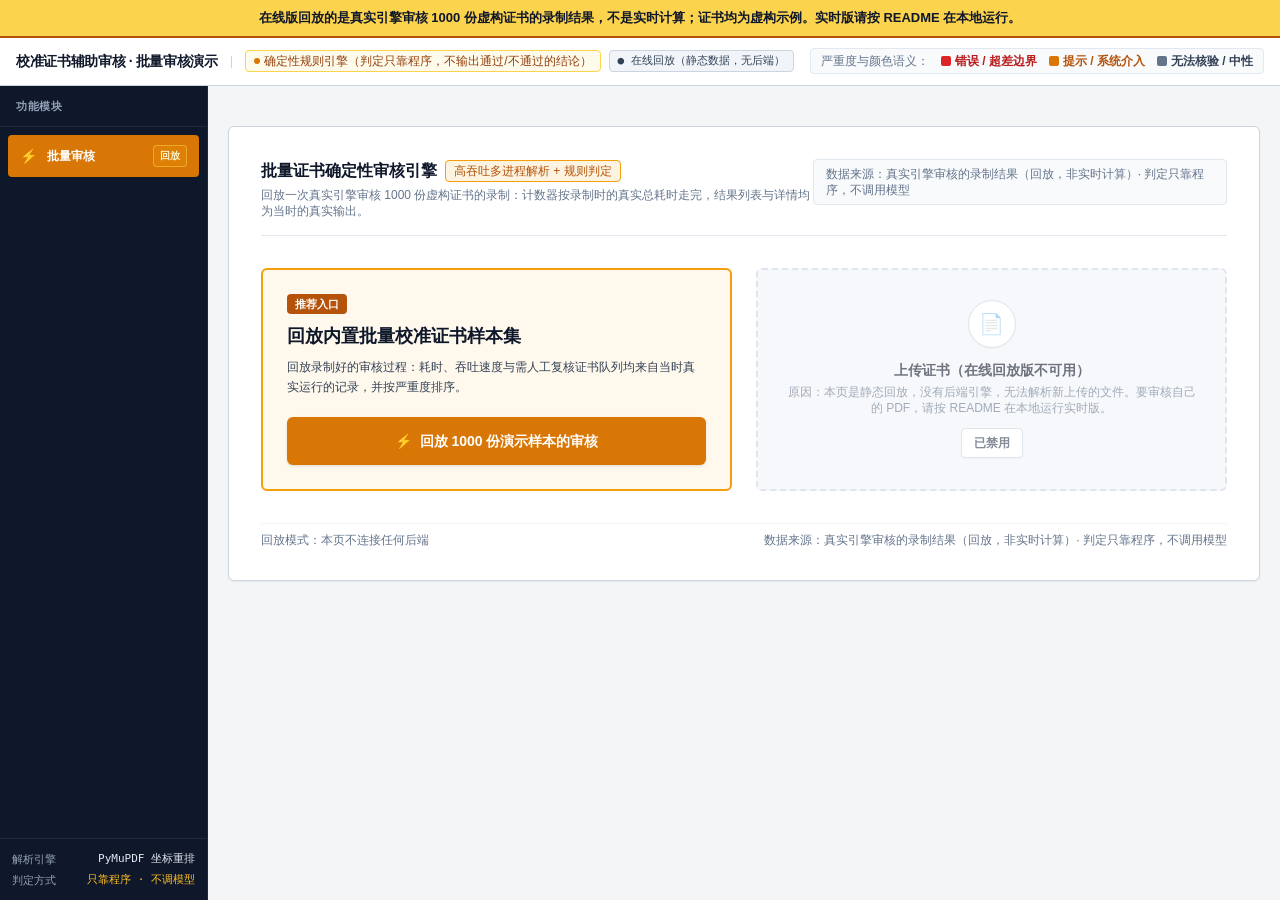
<file: docs/index.html>
<!DOCTYPE html>
<html lang="zh-CN">
<head>
  <meta charset="UTF-8" />
  <meta name="viewport" content="width=device-width, initial-scale=1.0" />
  <title>校准证书辅助审核 · 批量审核演示（在线回放）</title>
  <link rel="icon" href="data:,">
  <link rel="stylesheet" href="tailwind.css">
  <style>
    :root {
      --bg-app: #F4F5F7;
      --bg-card: #FFFFFF;
      --fg-main: #181C20;
      --fg-muted: #5A626E;
      --line: #D5D9E0;
      /* 严格固定颜色语义：琥珀色 = 系统介入/提示；红色 = 错误/超差边界；灰蓝 = 无法核验/中性 */
      --err-fg: #B91C1C;
      --err-bg: #FEF2F2;
      --err-border: #FCA5A5;
      --amber-fg: #B45309;
      --amber-bg: #FDF3E1;
      --amber-border: #F59E0B;
      --slate-fg: #334155;
      --slate-bg: #F1F5F9;
      --slate-border: #94A3B8;
      --ok-fg: #15803D;
      --ok-bg: #F0FDF4;
    }
    * { box-sizing: border-box; }
    body {
      margin: 0;
      background-color: var(--bg-app);
      color: var(--fg-main);
      font-family: "Noto Sans SC", "PingFang SC", -apple-system, BlinkMacSystemFont, sans-serif;
      font-size: 13.5px;
      line-height: 1.5;
      overflow: hidden;
      height: 100vh;
    }
    .num-mono {
      font-family: "JetBrains Mono", ui-monospace, SFMono-Regular, Menlo, Monaco, Consolas, monospace;
      font-variant-numeric: tabular-nums;
    }
    /* PDF 原文红框/琥珀框/灰蓝框叠加层 */
    .bbox-overlay {
      position: absolute;
      cursor: pointer;
      transition: all 0.18s ease;
      z-index: 20;
      border-radius: 2px;
    }
    .bbox-overlay.sev-error {
      border: 2px solid #DC2626;
      background-color: rgba(220, 38, 38, 0.10);
    }
    .bbox-overlay.sev-warn {
      border: 2px solid #D97706;
      background-color: rgba(217, 119, 6, 0.10);
    }
    .bbox-overlay.sev-unverifiable {
      border: 2px dashed #475569;
      background-color: rgba(71, 85, 105, 0.12);
    }
    .bbox-overlay:hover, .bbox-overlay.active-box {
      z-index: 30;
      transform: scale(1.015);
    }
    .bbox-overlay.sev-error.active-box {
      background-color: rgba(220, 38, 38, 0.22);
      box-shadow: 0 0 0 4px rgba(220, 38, 38, 0.28);
    }
    .bbox-overlay.sev-warn.active-box {
      background-color: rgba(217, 119, 6, 0.22);
      box-shadow: 0 0 0 4px rgba(217, 119, 6, 0.28);
    }
    .bbox-overlay.sev-unverifiable.active-box {
      background-color: rgba(71, 85, 105, 0.24);
      box-shadow: 0 0 0 4px rgba(71, 85, 105, 0.28);
    }
    .bbox-tag {
      position: absolute;
      top: -19px;
      right: -2px;
      font-size: 10px;
      font-weight: 700;
      padding: 1px 5px;
      border-radius: 2px;
      white-space: nowrap;
      line-height: 1.3;
      letter-spacing: 0.02em;
      box-shadow: 0 1px 3px rgba(0,0,0,0.15);
    }
    .bbox-tag.sev-error { background: #DC2626; color: #FFFFFF; }
    .bbox-tag.sev-warn { background: #B45309; color: #FFFFFF; }
    .bbox-tag.sev-unverifiable { background: #475569; color: #FFFFFF; }

    @keyframes pulseRing {
      0% { box-shadow: 0 0 0 0 rgba(220, 38, 38, 0.65); }
      70% { box-shadow: 0 0 0 10px rgba(220, 38, 38, 0); }
      100% { box-shadow: 0 0 0 0 rgba(220, 38, 38, 0); }
    }
    .pulse-focus {
      animation: pulseRing 1.2s ease-out 2;
    }

    /* 滚动条精简 */
    ::-webkit-scrollbar { width: 6px; height: 6px; }
    ::-webkit-scrollbar-track { background: transparent; }
    ::-webkit-scrollbar-thumb { background: #CBD5E1; border-radius: 3px; }
    ::-webkit-scrollbar-thumb:hover { background: #94A3B8; }

    /* ==================== 批量审核 (sec-batch) 专属样式 ==================== */
    .batch-row-error {
      background-color: #FEF2F2;
      border-left: 4px solid #DC2626;
    }
    .batch-row-error:hover { background-color: #FEE2E2; }
    .batch-row-unverifiable {
      background-color: #F1F5F9;
      border-left: 4px dashed #475569;
    }
    .batch-row-unverifiable:hover { background-color: #E2E8F0; }
    .batch-row-warn {
      background-color: #FDF3E1;
      border-left: 4px solid #F59E0B;
    }
    .batch-row-warn:hover { background-color: #FDE68A; }
    .batch-row-clean {
      background-color: #FFFFFF;
      border-left: 4px solid transparent;
    }
    .batch-row-clean:hover { background-color: #F8FAFC; }
    .batch-dropzone-active {
      border-color: #D97706 !important;
      background-color: #FDF3E1 !important;
    }

  </style>
</head>
<body class="flex flex-col h-screen select-none">
  <!-- 回放版固定说明条 -->
  <div id="replayBanner" class="shrink-0 bg-amber-300 text-slate-900 px-4 py-2 text-[13px] font-bold text-center border-b-2 border-amber-700 z-50 select-text">在线版回放的是真实引擎审核 1000 份虚构证书的录制结果，不是实时计算；证书均为虚构示例。实时版请按 README 在本地运行。</div>

  <!-- ==================== 顶部栏 ==================== -->
  <header class="h-12 bg-white border-b border-slate-300 px-4 flex items-center justify-between shrink-0 z-40">
    <div class="flex items-center gap-3">
      <span class="font-bold text-slate-900 text-sm tracking-tight">校准证书辅助审核 · 批量审核演示</span>
      <span class="text-slate-300">|</span>
      <div class="flex items-center gap-2 text-xs text-slate-600">
        <span class="inline-flex items-center gap-1 px-2 py-0.5 rounded bg-amber-50 text-amber-800 border border-amber-300 font-medium">
          <span class="w-1.5 h-1.5 rounded-full bg-amber-600"></span>
          确定性规则引擎（判定只靠程序，不输出通过/不通过的结论）
        </span>
        <span id="backendStatusBadge" class="inline-flex items-center gap-1 px-2 py-0.5 rounded bg-slate-100 text-slate-700 border border-slate-300 num-mono text-[11px]">
          ● 在线回放（静态数据，无后端）
        </span>
      </div>
    </div>
    <div class="hidden xl:flex items-center gap-3 text-xs bg-slate-50 px-2.5 py-1 rounded border border-slate-200">
      <span class="text-slate-500 font-medium">严重度与颜色语义：</span>
      <span class="inline-flex items-center gap-1 text-red-700 font-semibold"><i class="w-2.5 h-2.5 rounded-sm bg-red-600 inline-block"></i>错误 / 超差边界</span>
      <span class="inline-flex items-center gap-1 text-amber-700 font-semibold"><i class="w-2.5 h-2.5 rounded-sm bg-amber-600 inline-block"></i>提示 / 系统介入</span>
      <span class="inline-flex items-center gap-1 text-slate-700 font-semibold"><i class="w-2.5 h-2.5 rounded-sm bg-slate-500 inline-block"></i>无法核验 / 中性</span>
    </div>
  </header>

  <div class="flex flex-1 overflow-hidden">
    <!-- 左侧导航（演示版只保留批量审核一个入口） -->
    <aside class="w-52 bg-slate-900 text-slate-200 flex flex-col justify-between shrink-0 border-r border-slate-800">
      <div>
        <div class="px-4 py-3 border-b border-slate-800 text-[11px] text-slate-400 uppercase tracking-wider font-semibold">
          功能模块
        </div>
        <nav class="p-2 space-y-1" id="mainNav">
          <button id="nav-batch" class="w-full flex items-center justify-between px-3 py-2.5 rounded text-left text-xs font-bold bg-amber-600 text-white shadow-sm transition">
            <span class="flex items-center gap-2.5">
              <span class="text-sm">⚡</span>
              <span>批量审核</span>
            </span>
            <span class="px-1.5 py-0.5 text-[10px] rounded bg-amber-500/20 text-amber-100 border border-amber-300/50" id="batchNavBadge">回放</span>
          </button>
        </nav>
      </div>
      <div class="p-3 border-t border-slate-800 text-[11px] text-slate-400 space-y-1">
        <div class="flex items-center justify-between">
          <span>解析引擎</span>
          <span class="num-mono text-slate-200">PyMuPDF 坐标重排</span>
        </div>
        <div class="flex items-center justify-between">
          <span>判定方式</span>
          <span class="num-mono text-amber-400">只靠程序 · 不调模型</span>
        </div>
      </div>
    </aside>

    <main class="flex-1 overflow-y-auto bg-[#F4F5F7]" id="mainWorkspace">
      <!-- ====================================================================== -->
      <!-- 批量审核（在线回放版 · 读取 data/ 下的录制结果） -->
      <!-- ====================================================================== -->
      <section id="sec-batch" class="p-5 max-w-[1440px] mx-auto space-y-5 relative">
        <!-- 未连接审核引擎错误态（当后端未启动或请求失败时独立呈现，不含任何数字） -->
        <div id="batchErrorPanel" class="hidden bg-white border-2 border-red-300 rounded-md p-12 text-center shadow-sm space-y-4 my-8">
          <div class="inline-flex items-center justify-center w-12 h-12 rounded-full bg-[#FEF2F2] text-[#B91C1C] border border-[#FCA5A5] font-bold text-lg">!</div>
          <div class="text-base font-bold text-[#B91C1C]" id="batchErrorText">
            回放数据加载失败：请确认 data/ 目录完整，并通过 HTTP 访问本页（不能直接双击用 file:// 打开）
          </div>
          <div class="pt-2">
            <button onclick="batchRetryConnect()" class="px-4 py-2 bg-slate-900 hover:bg-slate-800 text-white rounded text-xs font-semibold transition shadow-sm">
              重新加载
            </button>
          </div>
        </div>

        <!-- 状态 ①：就绪态 (Ready) -->
        <div id="batchReadyPanel" class="hidden bg-white border border-slate-300 rounded-md p-8 shadow-sm space-y-6">
          <div class="flex items-start justify-between border-b border-slate-200 pb-4">
            <div>
              <h2 class="text-base font-bold text-slate-900 flex items-center gap-2">
                <span>批量证书确定性审核引擎</span>
                <span class="text-xs font-normal px-2 py-0.5 rounded bg-[#FDF3E1] text-[#B45309] border border-[#F59E0B]">高吞吐多进程解析 + 规则判定</span>
              </h2>
              <p class="text-xs text-slate-500 mt-1">回放一次真实引擎审核 1000 份虚构证书的录制：计数器按录制时的真实总耗时走完，结果列表与详情均为当时的真实输出。</p>
            </div>
            <div class="text-xs text-slate-500 bg-slate-50 px-3 py-1.5 rounded border border-slate-200 font-medium">
              数据来源：真实引擎审核的录制结果（回放，非实时计算）· 判定只靠程序，不调用模型
            </div>
          </div>

          <div class="grid grid-cols-12 gap-6 items-stretch py-2">
            <!-- 左：一键运行内置样本集 -->
            <div class="col-span-6 bg-[#FDF3E1]/60 border-2 border-[#F59E0B] rounded-md p-6 flex flex-col justify-between space-y-5">
              <div class="space-y-2">
                <span class="inline-block px-2 py-0.5 rounded bg-amber-700 text-white text-[11px] font-bold">推荐入口</span>
                <h3 class="text-lg font-bold text-slate-900">回放内置批量校准证书样本集</h3>
                <p class="text-xs text-slate-700 leading-relaxed">
                  回放录制好的审核过程：耗时、吞吐速度与需人工复核证书队列均来自当时真实运行的记录，并按严重度排序。
                </p>
              </div>
              <div>
                <button id="batchStartBulkBtn" onclick="batchStartSampleBulk()" class="w-full py-3.5 px-5 bg-amber-600 hover:bg-amber-700 active:bg-amber-800 text-white font-bold text-sm rounded-md shadow transition flex items-center justify-center gap-2">
                  <span>⚡</span>
                  <span>回放 1000 份演示样本的审核</span>
                </button>
              </div>
            </div>

            <!-- 右：拖入 / 选择多份 PDF -->
            <div id="batchDropZone"
                 ondragover="event.preventDefault()"
                 ondrop="event.preventDefault(); batchHandleFileSelect(null)"
                 onclick="batchHandleFileSelect(null)"
                 aria-disabled="true"
                 class="col-span-6 border-2 border-dashed border-slate-300 bg-slate-100 rounded-md p-6 flex flex-col items-center justify-center text-center cursor-not-allowed opacity-60 transition space-y-3">
              <div class="w-12 h-12 rounded-full bg-white border border-slate-300 flex items-center justify-center text-xl shadow-sm">📄</div>
              <div class="space-y-1">
                <div class="text-sm font-bold text-slate-900">上传证书（在线回放版不可用）</div>
                <div class="text-xs text-slate-500">原因：本页是静态回放，没有后端引擎，无法解析新上传的文件。要审核自己的 PDF，请按 README 在本地运行实时版。</div>
              </div>
              <input type="file" id="batchFilesInput" accept=".pdf,application/pdf" multiple class="hidden" onchange="batchHandleFileSelect(this.files)" />
              <span class="px-3 py-1.5 bg-white border border-slate-300 rounded text-xs font-semibold text-slate-700 shadow-sm">
                已禁用
              </span>
            </div>
          </div>

          <div class="pt-2 border-t border-slate-100 flex items-center justify-between text-xs text-slate-500">
            <span>回放模式：本页不连接任何后端</span>
            <span>数据来源：真实引擎审核的录制结果（回放，非实时计算）· 判定只靠程序，不调用模型</span>
          </div>
        </div>

        <!-- 状态 ②：运行中 (Running) -->
        <div id="batchRunningPanel" class="hidden bg-white border border-slate-300 rounded-md p-10 shadow-sm space-y-8">
          <div class="flex items-center justify-between border-b border-slate-200 pb-3">
            <div class="flex items-center gap-2">
              <span class="w-2.5 h-2.5 rounded-full bg-amber-600 animate-ping"></span>
              <span class="font-bold text-slate-900 text-sm">正在回放批量确定性规则核验的录制…</span>
              <span class="text-xs text-slate-500 num-mono" id="batchRunningJobId"></span>
            </div>
            <span class="text-xs text-slate-500">数据来源：真实引擎审核的录制结果（回放，非实时计算）· 判定只靠程序，不调用模型</span>
          </div>

          <!-- 中央超大号等宽跳动计数器 -->
          <div class="text-center py-4 space-y-3">
            <div class="text-xs font-semibold text-slate-500 uppercase tracking-wider">已审份数 / 总份数</div>
            <div class="text-5xl font-bold text-slate-900 num-mono tracking-tight" id="batchRunningCounter"></div>
          </div>

          <!-- 进度条 -->
          <div class="max-w-3xl mx-auto space-y-2">
            <div class="w-full h-3.5 bg-slate-200 rounded-full overflow-hidden border border-slate-300">
              <div id="batchProgressBar" class="h-full bg-amber-600 transition-all duration-150" style="width: 0%"></div>
            </div>
          </div>

          <!-- 下方三项实时副指标 -->
          <div class="max-w-3xl mx-auto grid grid-cols-3 gap-4 pt-2">
            <div class="p-4 rounded border border-slate-200 bg-slate-50 text-center">
              <div class="text-xs text-slate-500">已用时</div>
              <div class="mt-1 text-2xl font-bold text-slate-900 num-mono">
                <span id="batchRunningElapsed"></span>
                <span class="text-xs font-normal text-slate-500">秒</span>
              </div>
            </div>
            <div class="p-4 rounded border border-slate-200 bg-slate-50 text-center">
              <div class="text-xs text-slate-500">速度（按录制计算）</div>
              <div class="mt-1 text-2xl font-bold text-amber-800 num-mono">
                <span id="batchRunningSpeed"></span>
                <span class="text-xs font-normal text-slate-500">份/小时</span>
              </div>
            </div>
            <div class="p-4 rounded border border-red-200 bg-[#FEF2F2] text-center">
              <div class="text-xs text-[#B91C1C] font-medium">已发现需要人看的份数</div>
              <div class="mt-1 text-2xl font-bold text-[#B91C1C] num-mono">
                <span id="batchRunningFlagged"></span>
                <span class="text-xs font-normal text-[#B91C1C]">份</span>
              </div>
            </div>
          </div>
        </div>

        <!-- 状态 ③：结果态 (Done) -->
        <div id="batchDonePanel" class="hidden space-y-4">
          <!-- 顶部结论横幅 -->
          <div class="bg-white border-2 border-slate-800 rounded-md p-5 shadow-sm flex flex-wrap items-center justify-between gap-4">
            <div class="space-y-1">
              <div class="text-xl font-bold text-slate-900 num-mono" id="batchDoneHeadline"></div>
              <div class="text-sm font-semibold text-emerald-800 num-mono" id="batchDoneSubline"></div>
              <div class="text-[11px] text-slate-500 pt-0.5">
                数据来源：真实引擎审核的录制结果（回放，非实时计算）· 判定只靠程序，不调用模型 · 确认/驳回仅本次浏览有效
              </div>
            </div>

            <!-- 三档严重度汇总与重新运行按钮 -->
            <div class="flex items-center gap-4">
              <div class="flex items-center gap-2.5 text-xs num-mono">
                <div class="px-3 py-2 rounded bg-[#FEF2F2] border border-[#FCA5A5] text-[#B91C1C]">
                  <span class="text-[11px] font-sans">错误：</span>
                  <b class="text-base font-bold" id="batchDoneSevErr"></b>
                </div>
                <div class="px-3 py-2 rounded bg-[#F1F5F9] border border-[#94A3B8] text-[#334155]">
                  <span class="text-[11px] font-sans">无法核验：</span>
                  <b class="text-base font-bold" id="batchDoneSevUnver"></b>
                </div>
                <div class="px-3 py-2 rounded bg-[#FDF3E1] border border-[#F59E0B] text-[#B45309]">
                  <span class="text-[11px] font-sans">提示：</span>
                  <b class="text-base font-bold" id="batchDoneSevWarn"></b>
                </div>
              </div>

              <button onclick="batchResetToReady()" class="px-3.5 py-2 bg-slate-900 hover:bg-slate-800 text-white rounded text-xs font-bold shadow-sm transition">
                ↻ 重新回放
              </button>
            </div>
          </div>

          <!-- 筛选切换与列表容器 -->
          <div class="bg-white border border-slate-300 rounded-md shadow-sm overflow-hidden">
            <div class="px-4 py-3 border-b border-slate-200 bg-slate-50 flex flex-wrap items-center justify-between gap-3">
              <div class="flex items-center gap-1.5 bg-slate-200/80 p-1 rounded text-xs" id="batchFilterTabs">
                <button onclick="batchSetFilter('all')" id="batchTab-all" class="px-3 py-1 rounded font-bold bg-white text-slate-900 shadow-sm">
                  全部 (<span class="num-mono" id="batchTabCountAll"></span>)
                </button>
                <button onclick="batchSetFilter('flagged')" id="batchTab-flagged" class="px-3 py-1 rounded font-medium text-slate-700 hover:text-slate-900">
                  需要人看 (<span class="num-mono" id="batchTabCountFlagged"></span>)
                </button>
                <button onclick="batchSetFilter('reviewed')" id="batchTab-reviewed" class="px-3 py-1 rounded font-medium text-slate-700 hover:text-slate-900">
                  已处理 (<span class="num-mono" id="batchTabCountReviewed"></span>)
                </button>
                <button onclick="batchSetFilter('clean')" id="batchTab-clean" class="px-3 py-1 rounded font-medium text-slate-700 hover:text-slate-900">
                  无问题 (<span class="num-mono" id="batchTabCountClean"></span>)
                </button>
              </div>

              <!-- 分页控件（保持后端原始 rank 顺序，避免千行 DOM 卡顿） -->
              <div class="flex items-center gap-2 text-xs">
                <span class="text-slate-500 num-mono" id="batchPageInfo"></span>
                <button onclick="batchChangePage(-1)" id="batchPrevPageBtn" class="px-2.5 py-1 bg-white hover:bg-slate-100 text-slate-700 border border-slate-300 rounded font-medium disabled:opacity-40 disabled:cursor-not-allowed">上一页</button>
                <button onclick="batchChangePage(1)" id="batchNextPageBtn" class="px-2.5 py-1 bg-white hover:bg-slate-100 text-slate-700 border border-slate-300 rounded font-medium disabled:opacity-40 disabled:cursor-not-allowed">下一页</button>
              </div>
            </div>

            <div class="overflow-x-auto">
              <table class="w-full text-left border-collapse text-xs">
                <thead>
                  <tr class="border-b border-slate-200 bg-slate-50/80 text-slate-500">
                    <th class="py-2.5 px-3 font-medium w-16">序号</th>
                    <th class="py-2.5 px-3 font-medium">文件名</th>
                    <th class="py-2.5 px-3 font-medium">证书编号</th>
                    <th class="py-2.5 px-3 font-medium">器具名称 + 型号</th>
                    <th class="py-2.5 px-3 font-medium">三档计数 (错误 / 无法核验 / 提示)</th>
                    <th class="py-2.5 px-3 font-medium">最严重发现原因</th>
                  </tr>
                </thead>
                <tbody id="batchResultsTbody" class="divide-y divide-slate-200">
                  <!-- 由 batchRenderTableRows() 严格按后端返回顺序渲染 -->
                </tbody>
              </table>
            </div>
          </div>
        </div>

        <!-- 状态 ④：单份详情抽屉 (Slide-over Drawer) -->
        <div id="batchDetailDrawer" style="margin-top:0" class="fixed inset-0 bg-slate-900/50 z-50 hidden flex justify-end">
          <div class="bg-white w-full max-w-[1180px] h-full shadow-2xl border-l border-slate-300 flex flex-col overflow-hidden select-text">
            <!-- 抽屉顶部栏 -->
            <div class="h-12 px-5 bg-slate-900 text-white flex items-center justify-between shrink-0">
              <div class="flex items-center gap-3">
                <span class="px-2 py-0.5 rounded bg-amber-600 text-white font-bold text-xs num-mono" id="batchDrawerCertNo"></span>
                <span class="font-bold text-sm num-mono" id="batchDrawerFile"></span>
                <span class="text-xs text-slate-300" id="batchDrawerInstrument"></span>
              </div>
              <button onclick="batchCloseDrawer()" class="px-3 py-1 bg-slate-700 hover:bg-slate-600 rounded text-xs font-semibold transition">
                ✕ 关闭详情
              </button>
            </div>

            <!-- 抽屉主体：左 PDF 渲染图 + bbox 叠加框 / 右 只读发现列表 -->
            <div class="flex-1 flex overflow-hidden">
              <!-- 左栏：真实 PDF 页渲染 PNG + 坐标框叠加 -->
              <div class="flex-1 bg-slate-200/80 flex flex-col overflow-hidden border-r border-slate-300">
                <div class="h-10 bg-white border-b border-slate-300 px-4 flex items-center justify-between shrink-0">
                  <div class="flex items-center gap-1.5" id="batchDrawerPageTabs">
                    <!-- 页码切换 1..page_count -->
                  </div>
                  <span class="text-[11px] text-slate-500 num-mono" id="batchDrawerPageSizeInfo"></span>
                </div>

                <div class="flex-1 overflow-auto p-5 flex justify-center items-start" id="batchDrawerImgViewport">
                  <div id="batchDrawerImgWrapper" class="relative inline-block bg-white shadow-md border border-slate-300">
                    <img id="batchDrawerImg"
                         alt="证书页面渲染图"
                         onload="batchRenderDrawerBboxes()"
                         class="block max-w-[640px] w-full h-auto select-none" />
                    <div id="batchDrawerBboxLayer" class="absolute inset-0 pointer-events-auto"></div>
                  </div>
                </div>
              </div>

              <!-- 右栏：发现列表 + 审核员确认/驳回（只记在本次运行里，不改规则） -->
              <div class="w-[440px] bg-white flex flex-col shrink-0">
                <div class="p-3.5 border-b border-slate-200 bg-slate-50 flex items-center justify-between">
                  <div>
                    <h3 class="font-bold text-slate-900 text-sm">机器检出 → 审核员确认 / 驳回</h3>
                    <p class="text-[11px] text-slate-500" id="batchDrawerFindingsSummary"></p>
                  </div>
                  <div class="flex flex-col items-end gap-1">
                    <button id="batchConfirmAllBtn" onclick="batchConfirmAllInDrawer()"
                            class="px-2.5 py-1 rounded text-xs font-semibold transition bg-emerald-50 hover:bg-emerald-100 text-emerald-800 border border-emerald-300">
                      ✓ 本份全部确认
                    </button>
                    <span class="text-[10px] text-slate-400">仅本次浏览有效（刷新即清空）· 不改规则</span>
                  </div>
                </div>
                <div id="batchDrawerFindingsList" class="flex-1 overflow-y-auto p-3.5 space-y-3 bg-slate-50/40">
                  <!-- 只读发现卡片 -->
                </div>
              </div>
            </div>
          </div>
        </div>
      </section>
    </main>
  </div>

  <!-- 全局轻提示 Toast -->
  <div id="toastBanner" class="fixed bottom-5 right-5 bg-slate-900 text-white px-4 py-2.5 rounded shadow-lg border border-amber-500 text-xs font-medium z-50 hidden flex items-center gap-2">
    <span class="text-amber-400">●</span>
    <span id="toastText">操作成功</span>
  </div>

  <script>
    function showToast(msg) {
      const el = document.getElementById("toastBanner");
      document.getElementById("toastText").textContent = msg;
      el.classList.remove("hidden");
      clearTimeout(window.__toastTimer);
      window.__toastTimer = setTimeout(() => el.classList.add("hidden"), 3200);
    }

    function sevBadgeHtml(sev) {
      if (sev === "错误") {
        return `<span class="inline-flex items-center gap-1 px-2 py-0.5 rounded text-[11px] font-bold bg-[#FEF2F2] text-[#B91C1C] border border-[#FCA5A5]">● 错误</span>`;
      }
      if (sev === "提示") {
        return `<span class="inline-flex items-center gap-1 px-2 py-0.5 rounded text-[11px] font-bold bg-[#FDF3E1] text-[#B45309] border border-[#F59E0B]">▲ 提示</span>`;
      }
      return `<span class="inline-flex items-center gap-1 px-2 py-0.5 rounded text-[11px] font-bold bg-[#F1F5F9] text-[#334155] border border-[#94A3B8]">◌ 无法核验</span>`;
    }

    function sevClassKey(sev) {
      if (sev === "错误") return "sev-error";
      if (sev === "提示") return "sev-warn";
      return "sev-unverifiable";
    }

    // 批量审核
    const batchState = {
      view: "ready", // 'error' | 'ready' | 'running' | 'done'
      jobId: null,
      pollTimer: null,
      resultsData: null,
      filter: "all", // 'all' | 'flagged' | 'reviewed' | 'clean'
      pageIndex: 1,
      pageSize: 50,
      drawerOpen: false,
      drawerFile: null,
      drawerCert: null,
      drawerFindings: [],
      drawerPage: 1,
      drawerActiveFindingId: null,
      // 回放版专用
      summary: null,       // data/summary.json
      replayT0: null,      // 回放开始时刻（performance.now）
      reviews: {},         // {file: {finding_id: {status, note, at}}}，只存在浏览器内存里
      detailCache: {}      // {file: 详情 JSON}，用来计算「已处理」
    };

    // ===== 回放版：所有数据从相对路径 data/ 读取（Pages 挂在 /<仓库名>/ 下也能用） =====
    async function batchLoadJson(path) {
      const r = await fetch(path, { cache: "no-store" });
      if (!r.ok) throw new Error("load failed: " + path);
      return await r.json();
    }

    function batchEscapeHtml(str) {
      return String(str ?? "")
        .replace(/&/g, "&amp;")
        .replace(/</g, "&lt;")
        .replace(/>/g, "&gt;")
        .replace(/"/g, "&quot;")
        .replace(/'/g, "&#39;");
    }

    function batchSetView(viewName) {
      batchState.view = viewName;
      const panels = {
        error: document.getElementById("batchErrorPanel"),
        ready: document.getElementById("batchReadyPanel"),
        running: document.getElementById("batchRunningPanel"),
        done: document.getElementById("batchDonePanel")
      };
      Object.keys(panels).forEach(k => {
        if (!panels[k]) return;
        if (k === viewName) panels[k].classList.remove("hidden");
        else panels[k].classList.add("hidden");
      });
    }

    function batchShowEngineError(msg) {
      batchStopPolling();
      batchCloseDrawer();
      const errText = document.getElementById("batchErrorText");
      if (errText) {
        errText.textContent = msg || "回放数据加载失败：请确认 data/ 目录完整，并通过 HTTP 访问本页（不能直接双击用 file:// 打开）";
      }
      batchSetView("error");
    }

    function batchStopPolling() {
      if (batchState.pollTimer) {
        clearInterval(batchState.pollTimer);
        batchState.pollTimer = null;
      }
    }

    async function batchCheckEngineConnected() {
      try {
        if (!batchState.summary) batchState.summary = await batchLoadJson("data/summary.json");
        return true;
      } catch (err) {
        return false;
      }
    }

    async function batchRenderModule() {
      const connected = await batchCheckEngineConnected();
      if (!connected) {
        batchShowEngineError();
        return;
      }
      if (batchState.view === "error") {
        batchSetView("ready");
      } else {
        batchSetView(batchState.view);
      }
    }

    async function batchRetryConnect() {
      const connected = await batchCheckEngineConnected();
      if (!connected) {
        batchShowEngineError();
        return;
      }
      batchSetView("ready");
    }

    function batchResetToReady() {
      batchStopPolling();
      batchCloseDrawer();
      batchState.jobId = null;
      batchState.resultsData = null;
      batchRenderModule();
    }

    // 触发方式 1：运行 1000 份演示样本
    async function batchStartSampleBulk() {
      batchStopPolling();
      try {
        batchState.summary = await batchLoadJson("data/summary.json");
        batchState.reviews = {};
        batchState.detailCache = {};
        batchState.replayT0 = performance.now();
        batchEnterRunningState("replay", batchState.summary.total);
      } catch (err) {
        batchShowEngineError();
      }
    }

    // 触发方式 2：拖入或选择多份 PDF
    function batchHandleDragOver(evt) {
      evt.preventDefault();
      evt.stopPropagation();
      const dz = document.getElementById("batchDropZone");
      if (dz) dz.classList.add("batch-dropzone-active");
    }

    function batchHandleDragLeave(evt) {
      evt.preventDefault();
      evt.stopPropagation();
      const dz = document.getElementById("batchDropZone");
      if (dz) dz.classList.remove("batch-dropzone-active");
    }

    function batchHandleDrop(evt) {
      evt.preventDefault();
      evt.stopPropagation();
      const dz = document.getElementById("batchDropZone");
      if (dz) dz.classList.remove("batch-dropzone-active");
      const files = evt.dataTransfer ? evt.dataTransfer.files : null;
      if (files && files.length > 0) {
        batchHandleFileSelect(files);
      }
    }

    async function batchHandleFileSelect(fileList) {
      showToast("在线回放版不支持上传：这里没有后端引擎。要审核自己的 PDF，请按 README 在本地运行实时版。");
    }

    // 状态 ②：进入运行中并每 250ms 轮询进度
    function batchEnterRunningState(jobId, initialTotal) {
      batchState.jobId = jobId;
      batchSetView("running");
      document.getElementById("batchRunningJobId").textContent = `回放录制`;
      document.getElementById("batchRunningCounter").textContent = `0 / ${initialTotal ?? 0}`;
      document.getElementById("batchRunningElapsed").textContent = "0.0";
      document.getElementById("batchRunningSpeed").textContent = "0";
      document.getElementById("batchRunningFlagged").textContent = "0";
      document.getElementById("batchProgressBar").style.width = "0%";

      batchPollProgressOnce();
      batchState.pollTimer = setInterval(batchPollProgressOnce, 100);
    }

    // 回放：计数器动画总时长 = 录制时的真实总耗时；中间值按录制的真实时间线插值
    function batchReplaySample(S, t) {
      const T = Number(S.elapsed_sec) || 0;
      if (T <= 0 || t >= T) return { done: S.total, flagged: S.flagged };
      const tl = Array.isArray(S.timeline) ? S.timeline : [];
      if (tl.length < 2) {
        // 没有录制时间线时退化为线性插值（仅用于显示，不代表真实中间状态）
        const k = t / T;
        return { done: Math.floor(S.total * k), flagged: Math.floor(S.flagged * k) };
      }
      let i = 0;
      while (i + 1 < tl.length && tl[i + 1].t <= t) i++;
      const a = tl[i], b = tl[Math.min(i + 1, tl.length - 1)];
      const span = b.t - a.t;
      const k = span > 0 ? Math.min(1, Math.max(0, (t - a.t) / span)) : 0;
      return { done: Math.min(S.total, Math.floor(a.done + (b.done - a.done) * k)), flagged: a.flagged };
    }

    async function batchPollProgressOnce() {
      const S = batchState.summary;
      if (!S || !batchState.jobId) return;
      const T = Number(S.elapsed_sec) || 0;
      const t = Math.min(T, (performance.now() - batchState.replayT0) / 1000);
      const pt = batchReplaySample(S, t);
      const total = Number(S.total || 0);
      const pct = total > 0 ? Math.min(100, Math.round((pt.done / total) * 100)) : 0;
      const speed = t > 0 && pt.done > 0 ? Math.round(pt.done / t * 3600) : 0;

      document.getElementById("batchRunningCounter").textContent = `${pt.done} / ${total}`;
      document.getElementById("batchRunningElapsed").textContent = t.toFixed(1);
      document.getElementById("batchRunningSpeed").textContent = String(t >= T ? (S.throughput_per_hour ?? speed) : speed);
      document.getElementById("batchRunningFlagged").textContent = String(pt.flagged);
      document.getElementById("batchProgressBar").style.width = `${pct}%`;

      if (t >= T) {
        batchStopPolling();
        await batchFetchAndRenderResults(batchState.jobId);
      }
    }

    // 状态 ③：拉取并渲染批量审核结果
    async function batchFetchAndRenderResults(jobId) {
      try {
        const resData = await batchLoadJson("data/results.json");
        batchState.resultsData = resData;
        batchState.filter = "all";
        batchState.pageIndex = 1;
        batchRenderDoneView();
        batchSetView("done");
      } catch (err) {
        batchShowEngineError();
      }
    }

    function batchRenderDoneView() {
      const d = batchState.resultsData;
      if (!d) return;

      const total = Number(d.total ?? 0);
      const elapsed = Number(d.elapsed_sec ?? 0).toFixed(1);
      const flagged = Number(d.flagged ?? 0);
      const cleanCount = Math.max(0, total - flagged);
      const bySev = d.by_severity || {};

      document.getElementById("batchDoneHeadline").textContent =
        `${total} 份 · ${elapsed} 秒审完 · ${flagged} 份需要人看`;
      document.getElementById("batchDoneSubline").textContent =
        `其余 ${cleanCount} 份可直接放行`;

      document.getElementById("batchDoneSevErr").textContent = String(bySev["错误"] ?? 0);
      document.getElementById("batchDoneSevUnver").textContent = String(bySev["无法核验"] ?? 0);
      document.getElementById("batchDoneSevWarn").textContent = String(bySev["提示"] ?? 0);

      const certs = Array.isArray(d.certs) ? d.certs : [];
      const reviewedCertsCount = certs.filter(c => c.needs_review === true && c.review?.reviewed).length;
      const flaggedCertsCount = certs.filter(c => c.needs_review === true).length - reviewedCertsCount;
      const cleanCertsCount = certs.filter(c => !c.needs_review).length;

      document.getElementById("batchTabCountAll").textContent = String(certs.length);
      document.getElementById("batchTabCountFlagged").textContent = String(flaggedCertsCount);
      document.getElementById("batchTabCountClean").textContent = String(cleanCertsCount);
      document.getElementById("batchTabCountReviewed").textContent = String(reviewedCertsCount);
      document.getElementById("batchDoneSubline").textContent =
        `其余 ${cleanCount} 份可直接放行 · 审核员已处理 ${reviewedCertsCount} / ${flagged} 份（仅本次浏览有效）`;

      batchUpdateFilterTabStyles();
      batchRenderTableRows();
    }

    function batchSetFilter(filterKey) {
      batchState.filter = filterKey;
      batchState.pageIndex = 1;
      batchUpdateFilterTabStyles();
      batchRenderTableRows();
    }

    function batchUpdateFilterTabStyles() {
      ["all", "flagged", "reviewed", "clean"].forEach(k => {
        const btn = document.getElementById(`batchTab-${k}`);
        if (!btn) return;
        if (k === batchState.filter) {
          btn.className = "px-3 py-1 rounded font-bold bg-white text-slate-900 shadow-sm";
        } else {
          btn.className = "px-3 py-1 rounded font-medium text-slate-700 hover:text-slate-900";
        }
      });
    }

    function batchGetFilteredCerts() {
      const certs = Array.isArray(batchState.resultsData?.certs) ? batchState.resultsData.certs : [];
      // 严格保持后端返回的排序顺序，前端绝不二次排序
      if (batchState.filter === "flagged") {
        return certs.filter(c => c.needs_review === true && !c.review?.reviewed);
      }
      if (batchState.filter === "reviewed") {
        return certs.filter(c => c.needs_review === true && c.review?.reviewed);
      }
      if (batchState.filter === "clean") {
        return certs.filter(c => !c.needs_review);
      }
      return certs;
    }

    function batchChangePage(delta) {
      const filtered = batchGetFilteredCerts();
      const totalPages = Math.max(1, Math.ceil(filtered.length / batchState.pageSize));
      const next = Math.min(totalPages, Math.max(1, batchState.pageIndex + delta));
      if (next !== batchState.pageIndex) {
        batchState.pageIndex = next;
        batchRenderTableRows();
      }
    }

    function batchRenderTableRows() {
      const filtered = batchGetFilteredCerts();
      const totalRows = filtered.length;
      const totalPages = Math.max(1, Math.ceil(totalRows / batchState.pageSize));
      if (batchState.pageIndex > totalPages) batchState.pageIndex = totalPages;

      const startIdx = (batchState.pageIndex - 1) * batchState.pageSize;
      const endIdx = Math.min(totalRows, startIdx + batchState.pageSize);
      const pageItems = filtered.slice(startIdx, endIdx);

      const pageInfo = document.getElementById("batchPageInfo");
      if (pageInfo) {
        pageInfo.textContent = totalRows > 0
          ? `显示 ${startIdx + 1}–${endIdx} / 共 ${totalRows} 份 (第 ${batchState.pageIndex}/${totalPages} 页)`
          : `共 0 份`;
      }
      const prevBtn = document.getElementById("batchPrevPageBtn");
      const nextBtn = document.getElementById("batchNextPageBtn");
      if (prevBtn) prevBtn.disabled = batchState.pageIndex <= 1;
      if (nextBtn) nextBtn.disabled = batchState.pageIndex >= totalPages;

      const tbody = document.getElementById("batchResultsTbody");
      if (!tbody) return;

      if (pageItems.length === 0) {
        tbody.innerHTML = `
          <tr>
            <td colspan="6" class="py-8 text-center text-slate-500 text-xs">当前筛选条件下无证书记录</td>
          </tr>
        `;
        return;
      }

      tbody.innerHTML = pageItems.map(c => {
        const counts = c.counts || {};
        const errCnt = Number(counts["错误"] ?? 0);
        const unverCnt = Number(counts["无法核验"] ?? 0);
        const warnCnt = Number(counts["提示"] ?? 0);

        // 整行底色由该份最严重的一条决定
        let rowClass = "batch-row-clean";
        if (errCnt > 0) rowClass = "batch-row-error";
        else if (unverCnt > 0) rowClass = "batch-row-unverifiable";
        else if (warnCnt > 0) rowClass = "batch-row-warn";

        const instName = c.instrument?.name || "—";
        const instModel = c.instrument?.model || "";
        const topFinding = c.top_finding;

        let topReasonHtml = `<span class="text-slate-400">无异常发现，可直接放行</span>`;
        if (topFinding && topFinding.reason) {
          const sevBadge = sevBadgeHtml(topFinding.severity);
          topReasonHtml = `
            <div class="flex items-center gap-1.5 max-w-[440px]">
              ${sevBadge}
              <span class="num-mono font-bold text-slate-800 shrink-0">${batchEscapeHtml(topFinding.rule_id || "")}</span>
              <span class="truncate text-slate-800" title="${batchEscapeHtml(topFinding.reason)}">${batchEscapeHtml(topFinding.reason)}</span>
            </div>
          `;
        }

        const encodedFile = encodeURIComponent(c.file || "");
        return `
          <tr onclick="batchOpenCertDetail(decodeURIComponent('${encodedFile}'))"
              class="${rowClass} transition cursor-pointer">
            <td class="py-2.5 px-3 num-mono font-bold text-slate-800">#${batchEscapeHtml(c.rank)}${batchReviewRowBadge(c.review)}</td>
            <td class="py-2.5 px-3 num-mono font-semibold text-slate-900">${batchEscapeHtml(c.file)}</td>
            <td class="py-2.5 px-3 num-mono text-slate-800">${batchEscapeHtml(c.cert_no || "—")}</td>
            <td class="py-2.5 px-3 text-slate-800">
              <span>${batchEscapeHtml(instName)}</span>
              <span class="num-mono font-semibold ml-1">${batchEscapeHtml(instModel)}</span>
            </td>
            <td class="py-2.5 px-3 num-mono space-x-1.5">
              <span class="px-1.5 py-0.5 rounded text-[11px] ${errCnt > 0 ? 'bg-[#FEF2F2] text-[#B91C1C] border border-[#FCA5A5] font-bold' : 'bg-slate-100 text-slate-400'}">错误 ${errCnt}</span>
              <span class="px-1.5 py-0.5 rounded text-[11px] ${unverCnt > 0 ? 'bg-[#F1F5F9] text-[#334155] border border-[#94A3B8] font-bold' : 'bg-slate-100 text-slate-400'}">无法核验 ${unverCnt}</span>
              <span class="px-1.5 py-0.5 rounded text-[11px] ${warnCnt > 0 ? 'bg-[#FDF3E1] text-[#B45309] border border-[#F59E0B] font-semibold' : 'bg-slate-100 text-slate-400'}">提示 ${warnCnt}</span>
            </td>
            <td class="py-2.5 px-3">${topReasonHtml}</td>
          </tr>
        `;
      }).join("");
    }

    // 状态 ④：打开单份证书详情抽屉
    async function batchOpenCertDetail(file) {
      if (!file || !batchState.jobId) return;
      const row = (batchState.resultsData?.certs || []).find(c => c.file === file);
      if (row && !row.needs_review) {
        showToast("在线回放版只收录了「需要人看」的证书的详情；这份没有错误/无法核验项，不收录详情。");
        return;
      }
      try {
        let detailData = batchState.detailCache[file];
        if (!detailData) {
          detailData = await batchLoadJson(`data/cert/${encodeURIComponent(file)}.json`);
          batchState.detailCache[file] = detailData;
        }
        const rv = batchState.reviews[file] || {};

        batchState.drawerOpen = true;
        batchState.drawerFile = file;
        batchState.drawerCert = detailData.cert || {};
        batchState.drawerFindings = (Array.isArray(detailData.findings) ? detailData.findings : [])
          .map(f => ({ ...f, review: rv[f.id] || null }));
        batchState.drawerReview = batchReplayReviewSummary(file);
        batchState.drawerActiveFindingId = batchState.drawerFindings[0]?.id || null;
        batchState.drawerPage = batchState.drawerFindings[0]?.page || 1;

        document.getElementById("batchDetailDrawer").classList.remove("hidden");
        batchRenderDrawerContent();
      } catch (err) {
        showToast("这份证书的详情没有录制到（data/cert/ 下缺少对应文件）。");
      }
    }

    // 与实时版服务端同一口径：有错误或无法核验的条目都处理完，才算「已处理」
    function batchReplayReviewSummary(file) {
      const d = batchState.detailCache[file];
      const rv = batchState.reviews[file] || {};
      const findings = (d && d.findings) || [];
      const must = findings.filter(f => f.severity === "错误" || f.severity === "无法核验").map(f => f.id);
      const done = must.filter(i => rv[i]);
      const vals = Object.values(rv);
      return {
        confirmed: vals.filter(v => v.status === "确认").length,
        rejected: vals.filter(v => v.status === "驳回").length,
        must: must.length, done: done.length,
        reviewed: must.length > 0 && done.length === must.length
      };
    }

    function batchCloseDrawer() {
      batchState.drawerOpen = false;
      const drawer = document.getElementById("batchDetailDrawer");
      if (drawer) drawer.classList.add("hidden");
    }

    function batchSelectDrawerPage(pageNo) {
      batchState.drawerPage = pageNo;
      batchRenderDrawerPageImage();
      batchRenderDrawerPageTabs();
    }

    function batchFocusDrawerFinding(findingId) {
      const f = batchState.drawerFindings.find(x => x.id === findingId);
      if (!f) return;
      batchState.drawerActiveFindingId = findingId;
      if (f.page && f.page !== batchState.drawerPage) {
        batchState.drawerPage = f.page;
        batchRenderDrawerPageImage();
        batchRenderDrawerPageTabs();
      } else {
        batchRenderDrawerBboxes();
      }
      batchRenderDrawerFindingsList();
    }

    function batchRenderDrawerContent() {
      const cert = batchState.drawerCert || {};
      document.getElementById("batchDrawerCertNo").textContent = cert.cert_no || "未识别编号";
      document.getElementById("batchDrawerFile").textContent = batchState.drawerFile || cert.file || "";
      const inst = cert.instrument || {};
      document.getElementById("batchDrawerInstrument").textContent =
        `${inst.name || ""} ${inst.model || ""} · 校准日 ${cert.calib_date || "—"}`;

      batchRenderDrawerPageTabs();
      batchRenderDrawerPageImage();
      batchRenderDrawerFindingsList();
    }

    function batchRenderDrawerPageTabs() {
      const cert = batchState.drawerCert || {};
      const pageCount = Math.max(1, Number(cert.page_count || (cert.page_sizes_pt ? cert.page_sizes_pt.length : 3)));
      const tabsEl = document.getElementById("batchDrawerPageTabs");
      if (!tabsEl) return;

      const buttons = [];
      for (let p = 1; p <= pageCount; p++) {
        const pFindings = batchState.drawerFindings.filter(f => f.page === p);
        const hasErr = pFindings.some(f => f.severity === "错误");
        const hasUnver = pFindings.some(f => f.severity === "无法核验");
        const hasWarn = pFindings.some(f => f.severity === "提示");
        let dot = "";
        if (hasErr) dot = `<span class="w-2 h-2 rounded-full bg-red-600 inline-block"></span>`;
        else if (hasUnver) dot = `<span class="w-2 h-2 rounded-full bg-slate-600 inline-block"></span>`;
        else if (hasWarn) dot = `<span class="w-2 h-2 rounded-full bg-amber-500 inline-block"></span>`;

        const active = batchState.drawerPage === p;
        buttons.push(`
          <button onclick="batchSelectDrawerPage(${p})"
                  class="px-2.5 py-1 rounded text-xs font-semibold flex items-center gap-1.5 transition ${active ? 'bg-slate-900 text-white shadow-sm' : 'bg-slate-100 text-slate-700 hover:bg-slate-200'}">
            <span>第 ${p} 页</span>
            ${dot}
          </button>
        `);
      }
      tabsEl.innerHTML = buttons.join("");
    }

    function batchRenderDrawerPageImage() {
      const imgEl = document.getElementById("batchDrawerImg");
      const bboxLayer = document.getElementById("batchDrawerBboxLayer");
      if (!imgEl || !bboxLayer) return;
      bboxLayer.innerHTML = "";

      const p = batchState.drawerPage;
      const ext = (batchState.summary && batchState.summary.page_ext) || "jpg";
      imgEl.src = `data/page/${encodeURIComponent(batchState.drawerFile)}/${p}.${ext}`;
    }

    function batchRenderDrawerBboxes() {
      const imgEl = document.getElementById("batchDrawerImg");
      const bboxLayer = document.getElementById("batchDrawerBboxLayer");
      const sizeInfoEl = document.getElementById("batchDrawerPageSizeInfo");
      if (!imgEl || !bboxLayer) return;

      const cert = batchState.drawerCert || {};
      const p = batchState.drawerPage;
      const pageSizes = Array.isArray(cert.page_sizes_pt) ? cert.page_sizes_pt : [];
      const ptSize = pageSizes[p - 1] || [595.25, 841.85];
      const pageWidthPt = Number(ptSize[0]) || 595.25;
      const pageHeightPt = Number(ptSize[1]) || 841.85;

      const renderedWidth = imgEl.clientWidth || 595.25;
      const scale = renderedWidth / pageWidthPt;

      if (sizeInfoEl) {
        sizeInfoEl.textContent = `PDF 坐标基准: ${pageWidthPt} × ${pageHeightPt} pt`;
      }

      const pageFindings = batchState.drawerFindings.filter(f => f.page === p && Array.isArray(f.bbox) && f.bbox.length === 4);
      bboxLayer.innerHTML = pageFindings.map(f => {
        const [x0, y0, x1, y1] = f.bbox;
        const left = x0 * scale;
        const top = y0 * scale;
        const width = Math.max(12, (x1 - x0) * scale);
        const height = Math.max(10, (y1 - y0) * scale);
        const sKey = sevClassKey(f.severity);
        const isSelected = batchState.drawerActiveFindingId === f.id;
        return `
          <div onclick="batchFocusDrawerFinding('${batchEscapeHtml(f.id)}')"
               style="left:${left}px; top:${top}px; width:${width}px; height:${height}px;"
               class="bbox-overlay ${sKey} ${isSelected ? 'active-box pulse-focus' : ''}"
               title="${batchEscapeHtml(f.rule_id)} ${batchEscapeHtml(f.rule_name)} (${batchEscapeHtml(f.severity)})：${batchEscapeHtml(f.reason)}">
            <span class="bbox-tag ${sKey} num-mono">${batchEscapeHtml(f.rule_id)} · ${batchEscapeHtml(f.severity)}</span>
          </div>
        `;
      }).join("");
    }

    function batchRenderDrawerFindingsList() {
      const findings = batchState.drawerFindings || [];
      const summaryEl = document.getElementById("batchDrawerFindingsSummary");
      const listEl = document.getElementById("batchDrawerFindingsList");
      if (!listEl) return;

      let err = 0, unver = 0, warn = 0;
      findings.forEach(f => {
        if (f.severity === "错误") err++;
        else if (f.severity === "无法核验") unver++;
        else warn++;
      });
      if (summaryEl) {
        const rv = batchState.drawerReview;
        summaryEl.textContent = `共 ${findings.length} 条发现（${err} 错误 · ${unver} 无法核验 · ${warn} 提示）`
          + (rv && rv.must ? ` · 必审 ${rv.done}/${rv.must} 已处理` : "");
      }
      const allBtn = document.getElementById("batchConfirmAllBtn");
      if (allBtn) allBtn.classList.toggle("hidden", findings.length === 0);

      if (findings.length === 0) {
        listEl.innerHTML = `
          <div class="p-6 rounded-md border-2 border-dashed border-slate-300 bg-white text-center space-y-2 my-4">
            <div class="text-sm font-bold text-slate-800">本份证书无异常发现</div>
            <div class="text-xs text-slate-500">全部确定性规则核验通过，可直接放行。</div>
          </div>
        `;
        return;
      }

      listEl.innerHTML = findings.map(f => {
        const isSelected = batchState.drawerActiveFindingId === f.id;
        const borderCol = f.severity === "错误"
          ? (isSelected ? "border-red-600 ring-2 ring-red-500/20" : "border-red-300")
          : (f.severity === "提示"
            ? (isSelected ? "border-amber-600 ring-2 ring-amber-500/20" : "border-amber-300")
            : (isSelected ? "border-slate-600 ring-2 ring-slate-500/20" : "border-slate-300"));

        return `
          <div onclick="batchFocusDrawerFinding('${batchEscapeHtml(f.id)}')"
               class="bg-white rounded-md border-2 ${borderCol} p-3 shadow-sm transition cursor-pointer space-y-2">
            <div class="flex items-center justify-between gap-2">
              <div class="flex items-center gap-1.5">
                ${sevBadgeHtml(f.severity)}
                <span class="font-bold text-slate-900 text-xs num-mono">${batchEscapeHtml(f.rule_id)}</span>
                <span class="font-bold text-slate-800 text-xs">${batchEscapeHtml(f.rule_name)}</span>
              </div>
              <span class="px-1.5 py-0.5 rounded bg-slate-800 text-white text-[10px] font-semibold num-mono">第 ${batchEscapeHtml(f.page)} 页</span>
            </div>

            <div class="bg-slate-100 border border-slate-200 rounded px-2.5 py-1.5 text-xs num-mono text-slate-900 font-medium">
              <span class="text-slate-400 text-[10px] select-none block">原文抓取数据 (raw)：</span>
              ${batchEscapeHtml(f.raw)}
            </div>

            <div class="text-xs space-y-1">
              <div><span class="font-semibold text-slate-700">原因：</span><span class="text-slate-900">${batchEscapeHtml(f.reason)}</span></div>
              <div><span class="font-semibold text-slate-700">建议：</span><span class="text-amber-900 font-medium">${batchEscapeHtml(f.suggestion)}</span></div>
            </div>

            <div class="pt-1.5 border-t border-slate-100 text-[11px] text-slate-500">
              <span class="font-semibold text-slate-600">出处：</span>${batchEscapeHtml(f.source)}
            </div>
            ${batchReviewBlockHtml(f)}
          </div>
        `;
      }).join("");
    }

    // ===== 审核员确认 / 驳回（只记在本次运行里，不改规则） =====
    function batchReviewRowBadge(rv) {
      if (!rv || !rv.reviewed) return "";
      const txt = rv.rejected ? `已处理 · 驳回 ${rv.rejected}` : "已处理";
      return `<span class="ml-1.5 px-1.5 py-0.5 rounded text-[10px] bg-emerald-50 text-emerald-700 border border-emerald-300 font-bold whitespace-nowrap">✓ ${txt}</span>`;
    }

    function batchReviewBlockHtml(f) {
      const st = f.review?.status || "待审";
      let badge = `<span class="px-1.5 py-0.5 rounded text-[10px] bg-slate-100 text-slate-600 border border-slate-300">待人工审核</span>`;
      if (st === "确认") badge = `<span class="px-1.5 py-0.5 rounded text-[10px] bg-emerald-50 text-emerald-700 border border-emerald-300 font-bold">✓ 已确认</span>`;
      if (st === "驳回") badge = `<span class="px-1.5 py-0.5 rounded text-[10px] bg-amber-100 text-amber-900 border border-amber-400 font-bold">✕ 已驳回：${batchEscapeHtml(f.review.note || "")}</span>`;
      const fid = batchEscapeHtml(f.id);
      return `
        <div class="pt-2 border-t border-slate-200 space-y-1.5" onclick="event.stopPropagation()">
          <div class="flex items-center justify-between gap-2">
            ${badge}
            ${st !== "待审" ? `<button onclick="batchSubmitReview(['${fid}'], '撤销')" class="text-[10px] text-slate-500 hover:text-slate-800 underline">撤销</button>` : ""}
          </div>
          <div class="flex items-center gap-1.5">
            <input type="text" id="batchNote-${fid}" value="${batchEscapeHtml(f.review?.note || "")}"
                   placeholder="驳回理由（驳回时必填）"
                   class="flex-1 bg-slate-50 border border-slate-300 rounded px-2 py-1 text-xs focus:outline-none focus:border-amber-600" />
            <button onclick="batchSubmitReview(['${fid}'], '确认')"
                    class="px-2.5 py-1 rounded text-xs font-semibold transition ${st === '确认' ? 'bg-emerald-700 text-white' : 'bg-emerald-50 hover:bg-emerald-100 text-emerald-800 border border-emerald-300'}">✓ 确认</button>
            <button onclick="batchSubmitReview(['${fid}'], '驳回')"
                    class="px-2.5 py-1 rounded text-xs font-semibold transition ${st === '驳回' ? 'bg-amber-700 text-white' : 'bg-amber-50 hover:bg-amber-100 text-amber-900 border border-amber-300'}">✕ 驳回</button>
          </div>
        </div>
      `;
    }

    function batchConfirmAllInDrawer() {
      const ids = (batchState.drawerFindings || []).filter(f => !f.review).map(f => f.id);
      if (ids.length) batchSubmitReview(ids, "确认");
    }

    async function batchSubmitReview(findingIds, status) {
      let note = "";
      if (status === "驳回") {
        const el = document.getElementById(`batchNote-${findingIds[0]}`);
        note = (el?.value || "").trim();
        if (!note) {
          if (el) { el.focus(); el.classList.add("border-red-500"); }
          showToast("驳回必须写理由（仅作记录，不会修改规则）");
          return;
        }
      }
      // 回放版：确认/驳回只写进浏览器内存，刷新即清空，不发往任何服务器
      const file = batchState.drawerFile;
      const known = new Set(batchState.drawerFindings.map(f => f.id));
      const rvMap = (batchState.reviews[file] = batchState.reviews[file] || {});
      for (const fid of findingIds) {
        if (!known.has(fid)) continue;
        if (status === "撤销") delete rvMap[fid];
        else rvMap[fid] = { status, note, at: new Date().toLocaleString("zh-CN") };
      }
      const d = { file, reviews: rvMap, review: batchReplayReviewSummary(file) };
      batchState.drawerFindings = batchState.drawerFindings.map(f => ({ ...f, review: d.reviews[f.id] || null }));
      batchState.drawerReview = d.review;
      const row = (batchState.resultsData?.certs || []).find(c => c.file === d.file);
      if (row) row.review = d.review;
      batchRenderDrawerFindingsList();
      batchRenderDoneView();
    }

    window.addEventListener("resize", () => {
      if (batchState.drawerOpen) {
        batchRenderDrawerBboxes();
      }
    });

    // 初始化启动
    window.addEventListener("DOMContentLoaded", () => {
      batchRenderModule();
    });
  </script>
</body>
</html>
</file>
